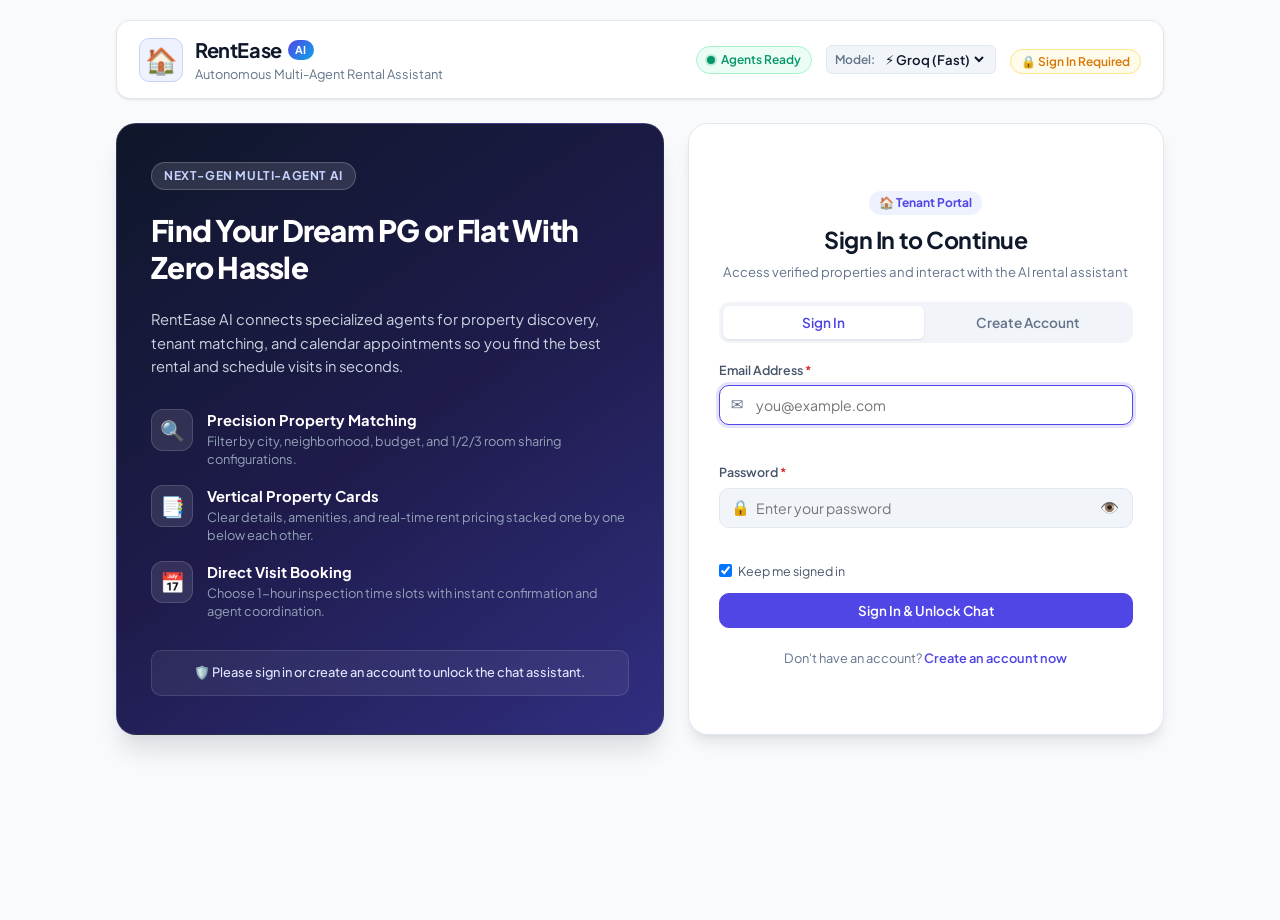
<file: frontend/index.html>
<!DOCTYPE html>
<html lang="en">
<head>
    <meta charset="UTF-8">
    <meta name="viewport" content="width=device-width, initial-scale=1.0">
    <title>RentEase AI — Multi-Agent Real Estate & Rental Assistant</title>
    <link rel="preconnect" href="https://fonts.googleapis.com">
    <link rel="preconnect" href="https://fonts.gstatic.com" crossorigin>
    <link href="https://fonts.googleapis.com/css2?family=Plus+Jakarta+Sans:wght@400;500;600;700;800&display=swap" rel="stylesheet">
    <link rel="stylesheet" href="styles.css?v=5">
</head>
<body>

<div id="layout-container">
    <!-- Top Navigation Bar -->
    <header id="navbar">
        <div class="nav-brand">
            <div class="brand-icon">🏠</div>
            <div class="brand-text">
                <span class="brand-name">RentEase <span class="ai-badge">AI</span></span>
                <span class="brand-tagline">Autonomous Multi-Agent Rental Assistant</span>
            </div>
        </div>

        <div class="nav-actions">
            <!-- System Status -->
            <div class="status-indicator" title="All agents are operational">
                <span class="status-dot"></span>
                <span class="status-text">Agents Ready</span>
            </div>

            <!-- LLM Provider Selector -->
            <div class="provider-wrapper">
                <label for="model-select" class="provider-label">Model:</label>
                <select id="model-select" aria-label="LLM Provider">
                    <option value="groq" selected>⚡ Groq (Fast)</option>
                    <option value="gemini">✨ Gemini</option>
                    <option value="openai">🧠 OpenAI</option>
                </select>
            </div>

            <!-- Admin-Only Observability / LangSmith Link -->
            <a id="admin-traces-nav-btn" href="/traces.html" class="btn btn-subtle admin-traces-btn hidden" title="Admin LangSmith Observability Dashboard">
                <span>⚡ LangSmith Dashboard</span>
                <span class="admin-shield-badge">Admin</span>
            </a>

            <!-- Nav Auth Container -->
            <div id="nav-auth-container">
                <!-- Logged Out View -->
                <div id="logged-out-actions">
                    <span class="nav-auth-hint">🔒 Sign In Required</span>
                </div>

                <!-- Logged In View -->
                <div id="logged-in-actions" class="hidden">
                    <div class="user-pill" id="user-profile-badge">
                        <span class="user-avatar" id="user-avatar-initials">U</span>
                        <div class="user-meta">
                            <span class="user-name" id="user-display-name">User</span>
                            <span class="user-status-text">Verified Account</span>
                        </div>
                    </div>
                    <button type="button" class="btn btn-subtle" onclick="handleLogout()" title="Log Out">
                        Sign Out
                    </button>
                </div>
            </div>
        </div>
    </header>

    <!-- ══════════════════════════════════════════════════════════════
         AUTHENTICATION GATEWAY PORTAL (Shown at startup before login)
         ══════════════════════════════════════════════════════════════ -->
    <section id="auth-portal" class="auth-portal">
        <div class="auth-portal-grid">
            <!-- Left Hero Information Card -->
            <div class="auth-hero-card">
                <div class="hero-badge">Next-Gen Multi-Agent AI</div>
                <h2>Find Your Dream PG or Flat With Zero Hassle</h2>
                <p>RentEase AI connects specialized agents for property discovery, tenant matching, and calendar appointments so you find the best rental and schedule visits in seconds.</p>
                
                <div class="hero-feature-list">
                    <div class="hero-feature-item">
                        <span class="feature-icon">🔍</span>
                        <div>
                            <strong>Precision Property Matching</strong>
                            <p>Filter by city, neighborhood, budget, and 1/2/3 room sharing configurations.</p>
                        </div>
                    </div>
                    <div class="hero-feature-item">
                        <span class="feature-icon">📑</span>
                        <div>
                            <strong>Vertical Property Cards</strong>
                            <p>Clear details, amenities, and real-time rent pricing stacked one by one below each other.</p>
                        </div>
                    </div>
                    <div class="hero-feature-item">
                        <span class="feature-icon">📅</span>
                        <div>
                            <strong>Direct Visit Booking</strong>
                            <p>Choose 1-hour inspection time slots with instant confirmation and agent coordination.</p>
                        </div>
                    </div>
                </div>

                <div class="hero-trust-tag">
                    🛡️ Please sign in or create an account to unlock the chat assistant.
                </div>
            </div>

            <!-- Right Login & Signup Form Card -->
            <div class="auth-portal-card">
                <div class="modal-header">
                    <div class="modal-brand-badge">🏠 Tenant Portal</div>
                    <h2 id="portal-title">Sign In to Continue</h2>
                    <p id="portal-subtitle">Access verified properties and interact with the AI rental assistant</p>
                </div>

                <!-- Tab Switcher -->
                <div class="auth-tabs" role="tablist">
                    <button type="button" class="tab-btn active" id="tab-login-btn" onclick="switchAuthTab('login')">Sign In</button>
                    <button type="button" class="tab-btn" id="tab-signup-btn" onclick="switchAuthTab('signup')">Create Account</button>
                </div>

                <!-- Alert Banner -->
                <div id="auth-alert" class="auth-alert hidden"></div>

                <!-- ── Sign In Form ──────────────────────────────────────── -->
                <form id="login-form" class="auth-form" novalidate onsubmit="handleLoginSubmit(event)">
                    <div class="form-group">
                        <label for="login-email">Email Address <span class="required">*</span></label>
                        <div class="input-with-icon">
                            <span class="field-icon">✉️</span>
                            <input type="email" id="login-email" placeholder="you@example.com" autocomplete="email" required>
                        </div>
                        <div class="field-error" id="login-email-error"></div>
                    </div>

                    <div class="form-group">
                        <div class="label-with-aside">
                            <label for="login-password">Password <span class="required">*</span></label>
                        </div>
                        <div class="input-with-icon">
                            <span class="field-icon">🔒</span>
                            <input type="password" id="login-password" placeholder="Enter your password" autocomplete="current-password" required>
                            <button type="button" class="password-toggle-btn" onclick="togglePasswordVisibility('login-password', this)" title="Show/Hide Password">👁️</button>
                        </div>
                        <div class="field-error" id="login-password-error"></div>
                    </div>

                    <div class="form-extra-row">
                        <label class="checkbox-label">
                            <input type="checkbox" id="login-remember" checked>
                            <span>Keep me signed in</span>
                        </label>
                    </div>

                    <button type="submit" class="btn btn-primary btn-block" id="login-submit-btn">
                        <span class="btn-text">Sign In & Unlock Chat</span>
                        <span class="btn-spinner hidden"></span>
                    </button>

                    <div class="auth-switch-hint">
                        Don't have an account? <a href="javascript:void(0)" onclick="switchAuthTab('signup')">Create an account now</a>
                    </div>
                </form>

                <!-- ── Sign Up Form ─────────────────────────────────────── -->
                <form id="signup-form" class="auth-form hidden" novalidate onsubmit="handleSignupSubmit(event)">
                    <div class="form-group">
                        <label for="signup-name">Full Name <span class="required">*</span></label>
                        <div class="input-with-icon">
                            <span class="field-icon">👤</span>
                            <input type="text" id="signup-name" placeholder="John Doe" autocomplete="name" required>
                        </div>
                        <div class="field-error" id="signup-name-error"></div>
                    </div>

                    <div class="form-group">
                        <label for="signup-email">Email Address <span class="required">*</span></label>
                        <div class="input-with-icon">
                            <span class="field-icon">✉️</span>
                            <input type="email" id="signup-email" placeholder="you@example.com" autocomplete="email" required>
                        </div>
                        <div class="field-error" id="signup-email-error"></div>
                    </div>

                    <div class="form-group">
                        <label for="signup-phone">Phone Number <span class="optional">(Optional)</span></label>
                        <div class="input-with-icon">
                            <span class="field-icon">📞</span>
                            <input type="tel" id="signup-phone" placeholder="e.g. 9876543210" autocomplete="tel">
                        </div>
                        <div class="field-error" id="signup-phone-error"></div>
                    </div>

                    <div class="form-group">
                        <label for="signup-password">Password <span class="required">*</span></label>
                        <div class="input-with-icon">
                            <span class="field-icon">🔒</span>
                            <input type="password" id="signup-password" placeholder="At least 6 characters with letters & numbers" autocomplete="new-password" required oninput="evaluatePasswordStrength(this.value)">
                            <button type="button" class="password-toggle-btn" onclick="togglePasswordVisibility('signup-password', this)" title="Show/Hide Password">👁️</button>
                        </div>
                        <!-- Password Strength Meter -->
                        <div class="strength-meter-wrap" id="strength-meter-wrap">
                            <div class="strength-bar-bg"><div class="strength-bar-fill" id="strength-bar"></div></div>
                            <span class="strength-text" id="strength-text">Password strength</span>
                        </div>
                        <div class="field-error" id="signup-password-error"></div>
                    </div>

                    <div class="form-group">
                        <label for="signup-confirm-password">Confirm Password <span class="required">*</span></label>
                        <div class="input-with-icon">
                            <span class="field-icon">🔒</span>
                            <input type="password" id="signup-confirm-password" placeholder="Re-enter your password" autocomplete="new-password" required>
                            <button type="button" class="password-toggle-btn" onclick="togglePasswordVisibility('signup-confirm-password', this)" title="Show/Hide Password">👁️</button>
                        </div>
                        <div class="field-error" id="signup-confirm-password-error"></div>
                    </div>

                    <button type="submit" class="btn btn-primary btn-block" id="signup-submit-btn">
                        <span class="btn-text">Create Account & Start Chatting</span>
                        <span class="btn-spinner hidden"></span>
                    </button>

                    <div class="auth-switch-hint">
                        Already have an account? <a href="javascript:void(0)" onclick="switchAuthTab('login')">Sign in here</a>
                    </div>
                </form>
            </div>
        </div>
    </section>

    <!-- ══════════════════════════════════════════════════════════════
         MAIN CHAT APP (Hidden on startup until properly logged in)
         ══════════════════════════════════════════════════════════════ -->
    <main id="chat-app" class="hidden">
        <!-- Sub-header with conversation controls & starter chips -->
        <div class="chat-header-bar">
            <div class="conversation-info">
                <span class="session-badge" id="session-badge">Active Session</span>
                <span class="hint-text">Find PGs & flats, check amenities, and schedule in-person visits</span>
            </div>
            <div class="header-tools">
                <button type="button" onclick="newConversation()" class="btn btn-secondary btn-sm" id="new-chat-btn">
                    <span>➕</span> New Conversation
                </button>
            </div>
        </div>

        <!-- Quick Suggestions -->
        <div class="quick-chips" id="quick-chips">
            <button type="button" class="chip-btn" onclick="sendQuickPrompt('Show me 2-sharing PGs in Koramangala Bangalore under 15000')">
                🔍 2-Sharing in Koramangala &lt; ₹15k
            </button>
            <button type="button" class="chip-btn" onclick="sendQuickPrompt('Looking for 1BHK or PG in Bangalore with food included')">
                🍽️ With Food Included
            </button>
            <button type="button" class="chip-btn" onclick="sendQuickPrompt('I want to schedule a visit for a PG this week')">
                📅 Schedule a Property Visit
            </button>
            <button type="button" class="chip-btn" onclick="sendQuickPrompt('What rental listings are currently available?')">
                🏢 Available Properties
            </button>
        </div>

        <!-- Scrollable Chat Stream Container -->
        <div id="chat-box" role="log" aria-live="polite">
            <div class="message system-msg welcome-card" id="welcome-chat-card">
                <div class="welcome-header">
                    <div class="welcome-icon">👋</div>
                    <div>
                        <h3 id="welcome-user-title">Welcome to RentEase AI</h3>
                        <p id="welcome-user-desc">Your multi-agent rental concierge. Search verified properties, inspect pricing & sharing, and book visits in seconds.</p>
                    </div>
                </div>
                <div class="welcome-steps">
                    <div class="welcome-step"><span>1</span> Search by city, area, & budget</div>
                    <div class="welcome-step"><span>2</span> Pick your preferred room or flat</div>
                    <div class="welcome-step"><span>3</span> Pick a 1-hour slot for a visit</div>
                </div>
            </div>
        </div>

        <!-- Input Bar -->
        <footer id="chat-footer">
            <form id="chat-form">
                <div class="input-wrapper">
                    <input type="text" id="user-input"
                           placeholder="Type a message (e.g., 'Looking for a PG in Koramangala under ₹14,000')..."
                           autocomplete="off">
                    <button type="button" id="stop-btn" class="stop-action-btn hidden" onclick="stopGeneration()" title="Stop Generating Response (or press Esc)">
                        <span class="stop-icon">⏹</span>
                        <span>Stop</span>
                    </button>
                    <button type="submit" id="send-btn" class="send-action-btn" title="Send Message">
                        <span>Send</span>
                        <svg width="18" height="18" viewBox="0 0 24 24" fill="none" stroke="currentColor" stroke-width="2.2" stroke-linecap="round" stroke-linejoin="round">
                            <line x1="22" y1="2" x2="11" y2="13"></line>
                            <polygon points="22 2 15 22 11 13 2 9 22 2"></polygon>
                        </svg>
                    </button>
                </div>
            </form>
            <div class="input-footer-hint">
                <span>Tip: Click property cards or slot buttons directly to select them!</span>
            </div>
        </footer>
    </main>
</div>

<!-- Toast notification banner -->
<div id="toast-banner" class="toast-banner hidden"></div>

<script src="stream_handler.js?v=5"></script>
<script src="app.js?v=5"></script>

</body>
</html>
</file>
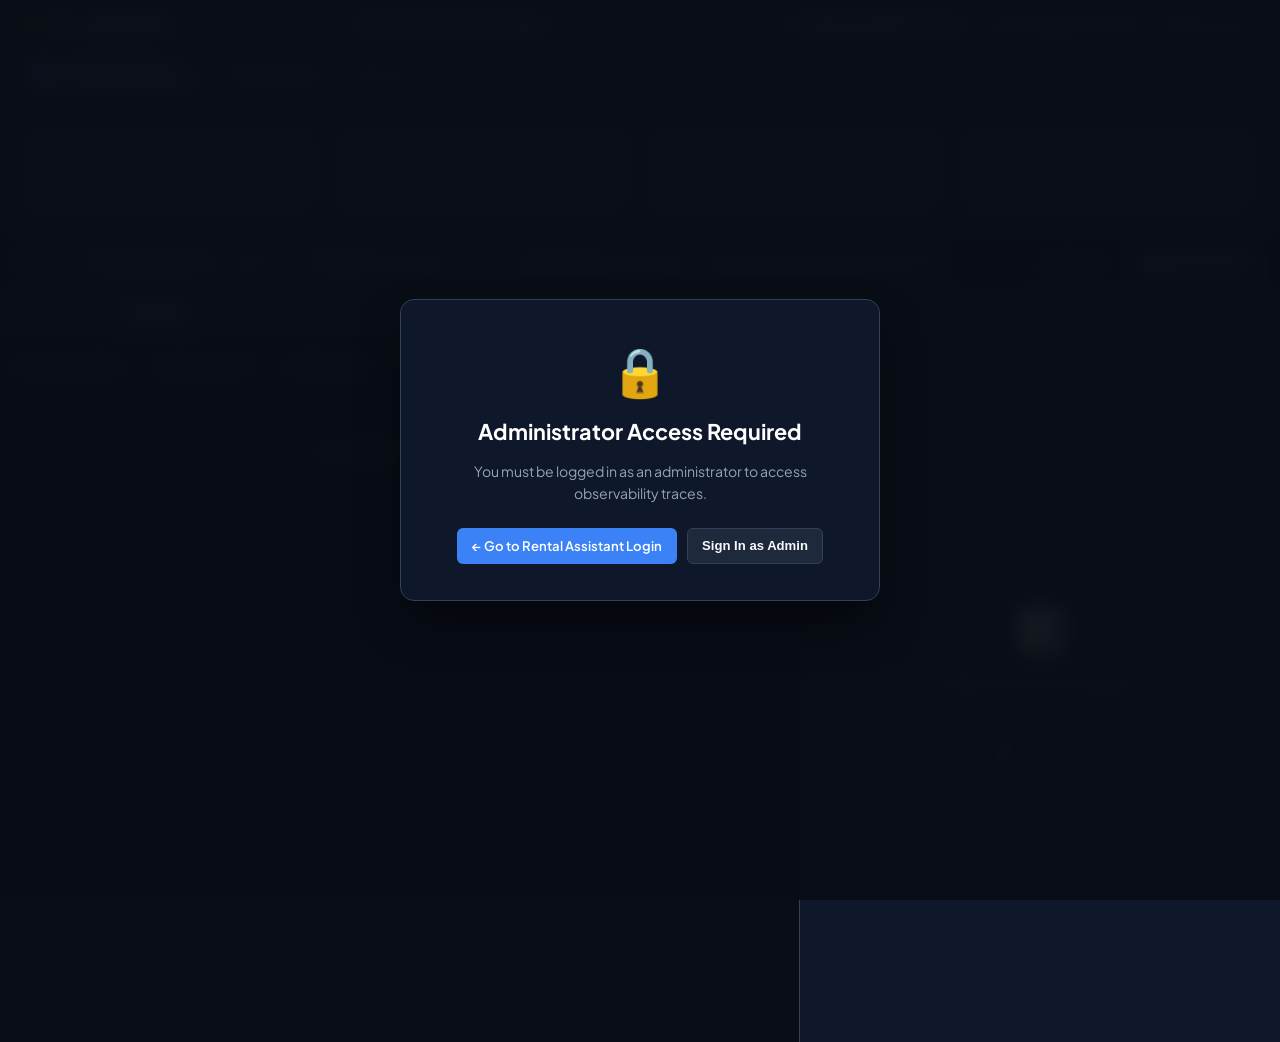
<file: frontend/traces.html>
<!DOCTYPE html>
<html lang="en">
<head>
    <meta charset="UTF-8">
    <meta name="viewport" content="width=device-width, initial-scale=1.0">
    <title>LangSmith Observability — Multi-Agent Tracing & Debugging</title>
    <link rel="preconnect" href="https://fonts.googleapis.com">
    <link rel="preconnect" href="https://fonts.gstatic.com" crossorigin>
    <link href="https://fonts.googleapis.com/css2?family=Plus+Jakarta+Sans:wght@400;500;600;700;800&family=JetBrains+Mono:wght@400;500;600&display=swap" rel="stylesheet">
    <link rel="stylesheet" href="traces.css?v=1">
</head>
<body class="langsmith-theme">

<!-- ══════════════════════════════════════════════════════════════
     ACCESS DENIED / AUTH GATE (For non-admin or unauthenticated)
     ══════════════════════════════════════════════════════════════ -->
<div id="access-denied-gate" class="access-denied-overlay hidden">
    <div class="access-denied-card">
        <div class="denied-icon">🔒</div>
        <h2>Administrator Access Required</h2>
        <p id="denied-message">This observability tracing dashboard is strictly restricted to system administrators (<strong>admin@gmail.com</strong>).</p>
        
        <div class="denied-actions">
            <a href="/" class="btn btn-primary">← Go to Rental Assistant Login</a>
            <button type="button" class="btn btn-secondary" onclick="promptAdminLogin()">Sign In as Admin</button>
        </div>
    </div>
</div>

<!-- Admin Quick Login Modal -->
<div id="admin-login-modal" class="modal-backdrop hidden">
    <div class="modal-box">
        <div class="modal-header">
            <h3>🛡️ Admin Authentication</h3>
            <button type="button" class="close-btn" onclick="closeAdminLoginModal()">✕</button>
        </div>
        <form id="admin-login-form" onsubmit="handleAdminLogin(event)">
            <div id="admin-login-error" class="login-alert hidden"></div>
            <div class="form-group">
                <label>Email Address</label>
                <input type="email" id="admin-email" value="admin@gmail.com" required>
            </div>
            <div class="form-group">
                <label>Password</label>
                <input type="password" id="admin-password" placeholder="Enter admin password" value="Admin@1234" required>
            </div>
            <button type="submit" class="btn btn-primary btn-block" id="admin-login-submit-btn">
                <span>Unlock LangSmith Traces</span>
            </button>
        </form>
    </div>
</div>

<!-- Cloud Setup Modal -->
<div id="cloud-setup-modal" class="modal-backdrop hidden">
    <div class="modal-box modal-wide">
        <div class="modal-header">
            <h3>☁️ LangSmith Cloud Integration Guide</h3>
            <button type="button" class="close-btn" onclick="closeCloudSetupModal()">✕</button>
        </div>
        <div class="modal-body">
            <p>Every multi-agent run in this application is instrumented with native LangSmith tracing. You can view traces in <strong>both this local dashboard</strong> and in the official <strong>LangSmith Cloud</strong> simultaneously!</p>
            
            <h4 style="margin-top:16px;">1. Enable Cloud Tracing in <code>.env</code></h4>
            <div class="code-snippet-box">
                <pre><code># Enable official LangSmith Cloud Tracing
LANGCHAIN_TRACING_V2=true
LANGCHAIN_API_KEY=lsv2_pt_your_langsmith_api_key_here
LANGCHAIN_PROJECT=real-estate-rental-agent
LANGCHAIN_ENDPOINT=https://api.smith.langchain.com</code></pre>
            </div>

            <h4 style="margin-top:16px;">2. Restart the Backend</h4>
            <p>Restart your server. Every chat turn will immediately stream to your LangSmith project dashboard at <a href="https://smith.langchain.com" target="_blank">smith.langchain.com</a>!</p>

            <h4 style="margin-top:16px;">3. Direct Cloud Dashboard Access</h4>
            <p>Once your API key is configured, click the "Open LangSmith Cloud ↗" button in the top bar to inspect cloud traces with LangSmith latency graphs, token counters, and dataset evaluation.</p>
        </div>
        <div class="modal-footer">
            <a href="https://smith.langchain.com" target="_blank" class="btn btn-primary">Open LangSmith Cloud ↗</a>
            <button type="button" class="btn btn-secondary" onclick="closeCloudSetupModal()">Close</button>
        </div>
    </div>
</div>

<!-- ══════════════════════════════════════════════════════════════
     MAIN LANGSMITH DASHBOARD
     ══════════════════════════════════════════════════════════════ -->
<div id="langsmith-app" class="langsmith-layout">
    
    <!-- Top LangSmith Navbar -->
    <header class="ls-navbar">
        <div class="ls-brand">
            <div class="ls-logo">
                <span class="ls-logo-icon">🦜🛠️</span>
                <span class="ls-brand-name">LangSmith</span>
            </div>
            <div class="ls-breadcrumb">
                <span class="crumb-dim">default</span>
                <span class="crumb-sep">/</span>
                <span class="crumb-dim">projects</span>
                <span class="crumb-sep">/</span>
                <span class="crumb-active">real-estate-rental-agent</span>
            </div>
        </div>

        <div class="ls-nav-center">
            <div id="cloud-status-badge" class="cloud-status-pill" onclick="openCloudSetupModal()" title="Click to view LangSmith Cloud setup">
                <span class="status-dot"></span>
                <span id="cloud-status-text">Checking LangSmith Cloud...</span>
            </div>
            <a id="cloud-direct-btn" href="https://smith.langchain.com" target="_blank" class="btn btn-outline-light btn-xs">
                Open LangSmith Cloud ↗
            </a>
            <button type="button" class="btn btn-ghost btn-xs" onclick="openCloudSetupModal()">
                ⚙️ Setup Guide
            </button>
        </div>

        <div class="ls-nav-right">
            <div class="admin-user-pill">
                <span class="admin-avatar">A</span>
                <div class="admin-meta">
                    <span class="admin-email-text" id="admin-user-email">admin@gmail.com</span>
                    <span class="admin-role-badge">System Administrator</span>
                </div>
            </div>
            <a href="/" class="btn btn-outline-light btn-sm" title="Return to Rental Assistant Chat">
                ← Back to Chat
            </a>
            <button type="button" class="btn btn-ghost btn-sm" onclick="handleAdminLogout()">
                Sign Out
            </button>
        </div>
    </header>

    <!-- Project Metrics Bar -->
    <section class="ls-metrics-bar">
        <div class="metric-card">
            <div class="metric-label">Total Multi-Agent Runs</div>
            <div class="metric-value" id="metric-total-runs">--</div>
            <div class="metric-sub" id="metric-total-sub">Supervisor + Specialists</div>
        </div>
        <div class="metric-card">
            <div class="metric-label">Monitored Users</div>
            <div class="metric-value" id="metric-users-count">--</div>
            <div class="metric-sub">Isolated user-wise sessions</div>
        </div>
        <div class="metric-card">
            <div class="metric-label">Avg Total Latency</div>
            <div class="metric-value" id="metric-avg-latency">--</div>
            <div class="metric-sub">End-to-end multi-agent flow</div>
        </div>
        <div class="metric-card">
            <div class="metric-label">Success Rate</div>
            <div class="metric-value success-accent" id="metric-success-rate">--</div>
            <div class="metric-sub" id="metric-error-sub">0 errors recorded</div>
        </div>
    </section>

    <!-- Filters & User Selector Toolbar -->
    <section class="ls-toolbar">
        <div class="toolbar-left">
            <!-- User-Wise Filter -->
            <div class="filter-item filter-user-select">
                <label for="filter-user">👤 User:</label>
                <select id="filter-user" onchange="handleFilterChange()">
                    <option value="">All Users (Global)</option>
                </select>
            </div>

            <!-- Agent Filter -->
            <div class="filter-item">
                <label for="filter-agent">🤖 Agent:</label>
                <select id="filter-agent" onchange="handleFilterChange()">
                    <option value="">All Agents</option>
                    <option value="supervisor">Supervisor Agent</option>
                    <option value="rent">Rent Specialist</option>
                    <option value="calendar">Calendar & Visits</option>
                    <option value="user_info">Profile Assistant</option>
                    <option value="general">Rental Concierge</option>
                </select>
            </div>

            <!-- Status Filter -->
            <div class="filter-item">
                <label for="filter-status">Status:</label>
                <select id="filter-status" onchange="handleFilterChange()">
                    <option value="">All Statuses</option>
                    <option value="SUCCESS">Completed (Success)</option>
                    <option value="ERROR">Errored</option>
                </select>
            </div>

            <!-- Search Query -->
            <div class="filter-item filter-search">
                <input type="text" id="filter-search-input" placeholder="Search prompt, trace ID, agent..." oninput="handleSearchInput()">
            </div>
        </div>

        <div class="toolbar-right">
            <span class="results-count" id="results-count-label">Loading runs...</span>
            <button type="button" class="btn btn-secondary btn-sm" onclick="refreshTraces()" id="refresh-btn">
                🔄 Refresh Runs
            </button>
        </div>
    </section>

    <!-- User-Wise Quick Tabs Bar -->
    <section class="user-tabs-bar" id="user-tabs-bar">
        <span class="user-tab-label">User Traces:</span>
        <button type="button" class="user-tab-btn active" data-email="" onclick="selectUserTab('')">All Users</button>
        <!-- Dynamic user pill buttons injected here -->
    </section>

    <!-- LangSmith Main Content Split View -->
    <main class="ls-main-split">
        
        <!-- Left: Runs Table (LangSmith Runs List) -->
        <div class="ls-runs-table-container">
            <table class="ls-runs-table" id="runs-table">
                <thead>
                    <tr>
                        <th style="width: 220px;">Run / Root Span</th>
                        <th style="width: 170px;">User Account</th>
                        <th style="width: 170px;">Agent Flow</th>
                        <th>User Query Preview</th>
                        <th style="width: 90px;">Latency</th>
                        <th style="width: 70px;">Spans</th>
                        <th style="width: 100px;">Status</th>
                        <th style="width: 110px;">Time</th>
                    </tr>
                </thead>
                <tbody id="runs-tbody">
                    <tr>
                        <td colspan="8" class="table-loading-row">Loading LangSmith traces...</td>
                    </tr>
                </tbody>
            </table>
        </div>

        <!-- Right: Execution Tree & Inspector Drawer (LangSmith Right Drawer) -->
        <aside class="ls-inspector-drawer" id="ls-inspector-drawer">
            <div class="drawer-empty-state" id="drawer-empty-state">
                <div class="empty-icon">📊</div>
                <h3>Select a run to inspect</h3>
                <p>Click on any request in the LangSmith runs table to view the full multi-agent execution tree, supervisor routing, tool parameters, and LLM streaming tokens.</p>
            </div>

            <div class="drawer-content hidden" id="drawer-content">
                <!-- Drawer Header -->
                <div class="drawer-header">
                    <div class="drawer-title-group">
                        <div class="run-type-tag" id="drawer-run-type">CHAIN</div>
                        <h3 id="drawer-run-name">multi_agent_orchestrator</h3>
                        <span class="run-id-pill" id="drawer-run-id" title="Click to copy Trace ID" onclick="copyTraceId()">...</span>
                    </div>
                    <div class="drawer-header-meta">
                        <span class="status-pill" id="drawer-run-status">COMPLETED</span>
                        <span class="latency-text" id="drawer-run-latency">0 ms</span>
                    </div>
                </div>

                <!-- Run Overview Metadata Bar -->
                <div class="drawer-meta-bar">
                    <div class="d-meta-item">
                        <span class="d-meta-label">User</span>
                        <span class="d-meta-val" id="drawer-meta-user">--</span>
                    </div>
                    <div class="d-meta-item">
                        <span class="d-meta-label">Session ID</span>
                        <span class="d-meta-val" id="drawer-meta-session">--</span>
                    </div>
                    <div class="d-meta-item">
                        <span class="d-meta-label">Endpoint</span>
                        <span class="d-meta-val" id="drawer-meta-endpoint">/api/chat</span>
                    </div>
                    <div class="d-meta-item">
                        <span class="d-meta-label">Timestamp</span>
                        <span class="d-meta-val" id="drawer-meta-time">--</span>
                    </div>
                </div>

                <!-- Execution Tree (LangSmith Run Tree) -->
                <div class="drawer-section">
                    <div class="section-title">
                        <span>🌳 Execution Tree (Multi-Agent Spans)</span>
                        <span class="section-count" id="drawer-spans-count">0 spans</span>
                    </div>
                    <div class="run-tree-container" id="run-tree-container">
                        <!-- Spans tree rendered dynamically -->
                    </div>
                </div>

                <!-- Selected Node Tabbed Inspector -->
                <div class="drawer-section">
                    <div class="section-title">
                        <span id="selected-node-title">📋 Span Inspection</span>
                        <span class="selected-node-type-badge" id="selected-node-type">ROOT</span>
                    </div>

                    <div class="node-tabs">
                        <button type="button" class="node-tab-btn active" data-tab="tab-inputs" onclick="switchNodeTab('tab-inputs')">Inputs</button>
                        <button type="button" class="node-tab-btn" data-tab="tab-outputs" onclick="switchNodeTab('tab-outputs')">Outputs</button>
                        <button type="button" class="node-tab-btn" data-tab="tab-metadata" onclick="switchNodeTab('tab-metadata')">Metadata</button>
                        <button type="button" class="node-tab-btn" data-tab="tab-raw" onclick="switchNodeTab('tab-raw')">Raw Trace</button>
                    </div>

                    <div class="node-tab-content" id="tab-inputs">
                        <div class="code-view-box" id="node-inputs-content">--</div>
                    </div>
                    <div class="node-tab-content hidden" id="tab-outputs">
                        <div class="code-view-box" id="node-outputs-content">--</div>
                    </div>
                    <div class="node-tab-content hidden" id="tab-metadata">
                        <div class="code-view-box" id="node-metadata-content">--</div>
                    </div>
                    <div class="node-tab-content hidden" id="tab-raw">
                        <div class="code-view-box" id="node-raw-content">--</div>
                    </div>
                </div>
            </div>
        </aside>
    </main>
</div>

<!-- Toast notification banner -->
<div id="ls-toast" class="ls-toast hidden"></div>

<script src="traces.js?v=1"></script>
</body>
</html>
</file>
<file: frontend/styles.css>
/* ==========================================================================
   RentEase AI — Production Stylesheet
   Modern, responsive design with startup authentication gate & multi-agent card stream
   ========================================================================== */

:root {
    --primary: #4f46e5;
    --primary-hover: #4338ca;
    --primary-light: #eef2ff;
    --primary-border: #c7d2fe;
    
    --accent: #0ea5e9;
    --accent-light: #f0f9ff;
    
    --success: #059669;
    --success-light: #ecfdf5;
    --success-border: #a7f3d0;
    
    --warning: #d97706;
    --warning-light: #fffbeb;
    --warning-border: #fde68a;
    
    --danger: #dc2626;
    --danger-light: #fef2f2;
    --danger-border: #fecaca;
    
    --bg-page: #f8fafc;
    --bg-surface: #ffffff;
    --bg-subtle: #f1f5f9;
    
    --border-subtle: #e2e8f0;
    --border-strong: #cbd5e1;
    
    --text-primary: #0f172a;
    --text-secondary: #475569;
    --text-muted: #64748b;
    --text-inverse: #ffffff;
    
    --radius-sm: 6px;
    --radius-md: 10px;
    --radius-lg: 14px;
    --radius-xl: 20px;
    
    --shadow-sm: 0 1px 3px rgba(15, 23, 42, 0.06), 0 1px 2px rgba(15, 23, 42, 0.04);
    --shadow-md: 0 4px 6px -1px rgba(15, 23, 42, 0.08), 0 2px 4px -2px rgba(15, 23, 42, 0.04);
    --shadow-lg: 0 10px 15px -3px rgba(15, 23, 42, 0.1), 0 4px 6px -4px rgba(15, 23, 42, 0.06);
    --shadow-xl: 0 20px 25px -5px rgba(15, 23, 42, 0.12), 0 8px 10px -6px rgba(15, 23, 42, 0.04);

    --font-family: 'Plus Jakarta Sans', system-ui, -apple-system, BlinkMacSystemFont, 'Segoe UI', Roboto, sans-serif;
}

* {
    box-sizing: border-box;
    margin: 0;
    padding: 0;
}

body {
    font-family: var(--font-family);
    background-color: var(--bg-page);
    color: var(--text-primary);
    line-height: 1.5;
    -webkit-font-smoothing: antialiased;
    min-height: 100vh;
}

/* ── App Layout ─────────────────────────────────────────────── */
#layout-container {
    max-width: 1080px;
    margin: 20px auto 40px;
    padding: 0 16px;
    display: flex;
    flex-direction: column;
    gap: 16px;
}

/* ── Top Navigation Bar ─────────────────────────────────────── */
#navbar {
    display: flex;
    align-items: center;
    justify-content: space-between;
    background: var(--bg-surface);
    padding: 14px 22px;
    border-radius: var(--radius-lg);
    border: 1px solid var(--border-subtle);
    box-shadow: var(--shadow-sm);
    gap: 16px;
    flex-wrap: wrap;
}

.nav-brand {
    display: flex;
    align-items: center;
    gap: 12px;
}

.brand-icon {
    font-size: 26px;
    background: var(--primary-light);
    width: 44px;
    height: 44px;
    display: flex;
    align-items: center;
    justify-content: center;
    border-radius: var(--radius-md);
    border: 1px solid var(--primary-border);
}

.brand-text {
    display: flex;
    flex-direction: column;
}

.brand-name {
    font-size: 1.25rem;
    font-weight: 700;
    color: var(--text-primary);
    letter-spacing: -0.02em;
    display: flex;
    align-items: center;
    gap: 6px;
}

.ai-badge {
    background: linear-gradient(135deg, var(--primary), var(--accent));
    color: white;
    font-size: 0.68rem;
    font-weight: 700;
    padding: 2px 7px;
    border-radius: 12px;
    letter-spacing: 0.05em;
    text-transform: uppercase;
}

.brand-tagline {
    font-size: 0.8rem;
    color: var(--text-muted);
}

.nav-actions {
    display: flex;
    align-items: center;
    gap: 14px;
    flex-wrap: wrap;
}

/* Status indicator */
.status-indicator {
    display: flex;
    align-items: center;
    gap: 6px;
    background: var(--success-light);
    border: 1px solid var(--success-border);
    padding: 4px 10px;
    border-radius: 20px;
    font-size: 0.75rem;
    color: var(--success);
    font-weight: 600;
}

.status-dot {
    width: 8px;
    height: 8px;
    background: var(--success);
    border-radius: 50%;
    box-shadow: 0 0 0 2px rgba(5, 150, 105, 0.2);
    animation: pulseDot 2s infinite ease-in-out;
}

@keyframes pulseDot {
    0%, 100% { opacity: 1; transform: scale(1); }
    50% { opacity: 0.5; transform: scale(0.9); }
}

/* Provider selector */
.provider-wrapper {
    display: flex;
    align-items: center;
    gap: 6px;
    background: var(--bg-subtle);
    padding: 4px 8px;
    border-radius: var(--radius-sm);
    border: 1px solid var(--border-subtle);
}

.provider-label {
    font-size: 0.75rem;
    color: var(--text-muted);
    font-weight: 600;
}

#model-select {
    border: none;
    background: transparent;
    font-family: inherit;
    font-size: 0.82rem;
    font-weight: 600;
    color: var(--text-primary);
    cursor: pointer;
    outline: none;
}

/* Auth section in nav */
#nav-auth-container {
    display: flex;
    align-items: center;
}

.nav-auth-hint {
    background: var(--warning-light);
    color: var(--warning);
    border: 1px solid var(--warning-border);
    padding: 4px 10px;
    border-radius: 20px;
    font-size: 0.75rem;
    font-weight: 600;
}

#logged-in-actions {
    display: flex;
    align-items: center;
    gap: 10px;
}

.user-pill {
    display: flex;
    align-items: center;
    gap: 8px;
    background: var(--bg-subtle);
    padding: 4px 10px 4px 6px;
    border-radius: 20px;
    border: 1px solid var(--border-subtle);
}

.user-avatar {
    width: 28px;
    height: 28px;
    border-radius: 50%;
    background: var(--primary);
    color: white;
    font-size: 0.75rem;
    font-weight: 700;
    display: flex;
    align-items: center;
    justify-content: center;
}

.user-meta {
    display: flex;
    flex-direction: column;
}

.user-name {
    font-size: 0.82rem;
    font-weight: 600;
    line-height: 1.1;
    color: var(--text-primary);
}

.user-status-text {
    font-size: 0.65rem;
    color: var(--success);
    font-weight: 600;
}

/* ── Buttons ────────────────────────────────────────────────── */
.btn {
    font-family: inherit;
    font-size: 0.84rem;
    font-weight: 600;
    padding: 8px 16px;
    border-radius: var(--radius-md);
    cursor: pointer;
    transition: all 0.18s ease;
    display: inline-flex;
    align-items: center;
    justify-content: center;
    gap: 6px;
    border: 1px solid transparent;
    outline: none;
    text-decoration: none;
}

.btn-primary {
    background: var(--primary);
    color: white;
    border-color: var(--primary);
}

.btn-primary:hover {
    background: var(--primary-hover);
    box-shadow: 0 4px 12px rgba(79, 70, 229, 0.25);
    transform: translateY(-1px);
}

.btn-primary:active {
    transform: translateY(0);
}

.btn-outline {
    background: transparent;
    color: var(--primary);
    border-color: var(--primary-border);
}

.btn-outline:hover {
    background: var(--primary-light);
    border-color: var(--primary);
}

.btn-secondary {
    background: var(--bg-subtle);
    color: var(--text-secondary);
    border-color: var(--border-subtle);
}

.btn-secondary:hover {
    background: #e2e8f0;
    color: var(--text-primary);
}

.btn-subtle {
    background: transparent;
    color: var(--text-muted);
    padding: 6px 10px;
    font-size: 0.78rem;
}

.btn-subtle:hover {
    color: var(--danger);
    background: var(--danger-light);
}

.btn-sm {
    padding: 6px 12px;
    font-size: 0.78rem;
}

.btn-block {
    width: 100%;
}

.btn:disabled {
    opacity: 0.55;
    cursor: not-allowed;
    transform: none !important;
    box-shadow: none !important;
}

/* ══════════════════════════════════════════════════════════════
   AUTHENTICATION PORTAL (Startup Gate Screen)
   ══════════════════════════════════════════════════════════════ */
.auth-portal {
    margin: 8px 0 24px;
    animation: portalFadeIn 0.3s cubic-bezier(0.16, 1, 0.3, 1);
}

@keyframes portalFadeIn {
    from { opacity: 0; transform: translateY(12px); }
    to { opacity: 1; transform: translateY(0); }
}

.auth-portal-grid {
    display: grid;
    grid-template-columns: 1.15fr 1fr;
    gap: 24px;
    align-items: stretch;
}

/* Left Hero Card */
.auth-hero-card {
    background: linear-gradient(145deg, #0f172a 0%, #1e1b4b 50%, #312e81 100%);
    color: white;
    border-radius: var(--radius-xl);
    padding: 38px 34px;
    box-shadow: var(--shadow-xl);
    display: flex;
    flex-direction: column;
    justify-content: space-between;
    gap: 22px;
    border: 1px solid rgba(255, 255, 255, 0.1);
}

.hero-badge {
    background: rgba(255, 255, 255, 0.12);
    border: 1px solid rgba(255, 255, 255, 0.2);
    color: #c7d2fe;
    padding: 4px 12px;
    border-radius: 20px;
    font-size: 0.75rem;
    font-weight: 700;
    width: fit-content;
    text-transform: uppercase;
    letter-spacing: 0.05em;
}

.auth-hero-card h2 {
    font-size: 1.85rem;
    font-weight: 800;
    line-height: 1.25;
    letter-spacing: -0.025em;
    color: #ffffff;
}

.auth-hero-card p {
    font-size: 0.92rem;
    color: #cbd5e1;
    line-height: 1.6;
}

.hero-feature-list {
    display: flex;
    flex-direction: column;
    gap: 16px;
    margin: 8px 0;
}

.hero-feature-item {
    display: flex;
    gap: 14px;
    align-items: flex-start;
}

.feature-icon {
    font-size: 20px;
    background: rgba(255, 255, 255, 0.1);
    width: 42px;
    height: 42px;
    border-radius: 12px;
    display: flex;
    align-items: center;
    justify-content: center;
    flex-shrink: 0;
    border: 1px solid rgba(255, 255, 255, 0.15);
}

.hero-feature-item strong {
    font-size: 0.92rem;
    color: #ffffff;
    display: block;
    font-weight: 700;
}

.hero-feature-item p {
    font-size: 0.8rem;
    color: #94a3b8;
    line-height: 1.4;
    margin-top: 2px;
}

.hero-trust-tag {
    background: rgba(255, 255, 255, 0.06);
    border: 1px solid rgba(255, 255, 255, 0.12);
    border-radius: var(--radius-md);
    padding: 12px 16px;
    font-size: 0.8rem;
    color: #e0e7ff;
    text-align: center;
    font-weight: 500;
}

/* Right Auth Card */
.auth-portal-card {
    background: var(--bg-surface);
    border: 1px solid var(--border-subtle);
    border-radius: var(--radius-xl);
    padding: 34px 30px;
    box-shadow: var(--shadow-lg);
    display: flex;
    flex-direction: column;
    justify-content: center;
}

.modal-header {
    text-align: center;
    margin-bottom: 20px;
}

.modal-brand-badge {
    display: inline-block;
    background: var(--primary-light);
    color: var(--primary);
    font-size: 0.75rem;
    font-weight: 700;
    padding: 3px 10px;
    border-radius: 20px;
    margin-bottom: 8px;
}

.modal-header h2 {
    font-size: 1.45rem;
    color: var(--text-primary);
    font-weight: 700;
    letter-spacing: -0.02em;
}

.modal-header p {
    font-size: 0.82rem;
    color: var(--text-muted);
    margin-top: 4px;
}

/* Tabs */
.auth-tabs {
    display: flex;
    background: var(--bg-subtle);
    padding: 4px;
    border-radius: var(--radius-md);
    margin-bottom: 18px;
    gap: 4px;
}

.tab-btn {
    flex: 1;
    border: none;
    background: transparent;
    font-family: inherit;
    font-size: 0.85rem;
    font-weight: 600;
    color: var(--text-muted);
    padding: 8px 12px;
    border-radius: var(--radius-sm);
    cursor: pointer;
    transition: all 0.18s ease;
}

.tab-btn.active {
    background: white;
    color: var(--primary);
    box-shadow: var(--shadow-sm);
}

/* Auth Alerts */
.auth-alert {
    padding: 10px 14px;
    border-radius: var(--radius-sm);
    font-size: 0.82rem;
    margin-bottom: 16px;
    display: flex;
    align-items: center;
    gap: 8px;
}

.auth-alert-error {
    background: var(--danger-light);
    color: var(--danger);
    border: 1px solid var(--danger-border);
}

.auth-alert-success {
    background: var(--success-light);
    color: var(--success);
    border: 1px solid var(--success-border);
}

/* Form Groups */
.auth-form {
    display: flex;
    flex-direction: column;
    gap: 13px;
}

.form-group {
    display: flex;
    flex-direction: column;
    gap: 5px;
}

.form-group label {
    font-size: 0.78rem;
    font-weight: 600;
    color: var(--text-secondary);
}

.required {
    color: var(--danger);
}

.optional {
    color: var(--text-muted);
    font-weight: 400;
}

.input-with-icon {
    position: relative;
    display: flex;
    align-items: center;
}

.field-icon {
    position: absolute;
    left: 12px;
    font-size: 0.95rem;
    color: var(--text-muted);
    pointer-events: none;
}

.input-with-icon input {
    width: 100%;
    padding: 10px 38px 10px 36px;
    font-family: inherit;
    font-size: 0.88rem;
    border: 1px solid var(--border-subtle);
    border-radius: var(--radius-md);
    background: var(--bg-subtle);
    color: var(--text-primary);
    outline: none;
    transition: all 0.18s ease;
}

.input-with-icon input:focus {
    background: white;
    border-color: var(--primary);
    box-shadow: 0 0 0 3px rgba(79, 70, 229, 0.15);
}

.input-with-icon input.input-error {
    border-color: var(--danger);
    background: #fff5f5;
}

.password-toggle-btn {
    position: absolute;
    right: 10px;
    background: transparent;
    border: none;
    font-size: 0.95rem;
    cursor: pointer;
    color: var(--text-muted);
    padding: 4px;
}

.field-error {
    font-size: 0.72rem;
    color: var(--danger);
    font-weight: 500;
    min-height: 16px;
    display: flex;
    align-items: center;
    gap: 4px;
}

/* Password strength bar */
.strength-meter-wrap {
    display: flex;
    flex-direction: column;
    gap: 4px;
    margin-top: 4px;
}

.strength-bar-bg {
    width: 100%;
    height: 4px;
    background: #e2e8f0;
    border-radius: 4px;
    overflow: hidden;
}

.strength-bar-fill {
    height: 100%;
    width: 0%;
    transition: width 0.25s ease, background-color 0.25s ease;
}

.strength-text {
    font-size: 0.7rem;
    color: var(--text-muted);
    font-weight: 500;
}

.strength-weak { width: 33%; background-color: var(--danger); }
.strength-medium { width: 66%; background-color: var(--warning); }
.strength-strong { width: 100%; background-color: var(--success); }

.form-extra-row {
    display: flex;
    align-items: center;
    justify-content: space-between;
    font-size: 0.78rem;
}

.checkbox-label {
    display: flex;
    align-items: center;
    gap: 6px;
    cursor: pointer;
    color: var(--text-secondary);
}

.auth-switch-hint {
    text-align: center;
    font-size: 0.8rem;
    color: var(--text-muted);
    margin-top: 8px;
}

.auth-switch-hint a {
    color: var(--primary);
    font-weight: 600;
    text-decoration: none;
}

.auth-switch-hint a:hover {
    text-decoration: underline;
}

/* Spinner inside button */
.btn-spinner {
    width: 16px;
    height: 16px;
    border: 2px solid rgba(255, 255, 255, 0.4);
    border-top-color: white;
    border-radius: 50%;
    animation: spin 0.7s linear infinite;
}

@keyframes spin {
    to { transform: rotate(360deg); }
}

/* ══════════════════════════════════════════════════════════════
   MAIN CHAT APP SURFACE (Visible only when authenticated)
   ══════════════════════════════════════════════════════════════ */
#chat-app {
    background: var(--bg-surface);
    border-radius: var(--radius-lg);
    border: 1px solid var(--border-subtle);
    box-shadow: var(--shadow-md);
    display: flex;
    flex-direction: column;
    overflow: hidden;
    animation: chatAppFadeIn 0.3s ease-out;
}

@keyframes chatAppFadeIn {
    from { opacity: 0; transform: scale(0.99); }
    to { opacity: 1; transform: scale(1); }
}

.chat-header-bar {
    padding: 14px 20px;
    background: #fdfdfe;
    border-bottom: 1px solid var(--border-subtle);
    display: flex;
    align-items: center;
    justify-content: space-between;
    gap: 12px;
    flex-wrap: wrap;
}

.conversation-info {
    display: flex;
    align-items: center;
    gap: 10px;
}

.session-badge {
    background: var(--primary-light);
    color: var(--primary);
    border: 1px solid var(--primary-border);
    padding: 3px 8px;
    border-radius: var(--radius-sm);
    font-size: 0.72rem;
    font-weight: 700;
    text-transform: uppercase;
    letter-spacing: 0.04em;
}

.hint-text {
    font-size: 0.8rem;
    color: var(--text-muted);
}

/* Quick prompt chips */
.quick-chips {
    display: flex;
    align-items: center;
    gap: 8px;
    padding: 10px 20px;
    background: var(--bg-subtle);
    border-bottom: 1px solid var(--border-subtle);
    overflow-x: auto;
    white-space: nowrap;
}

.chip-btn {
    font-family: inherit;
    font-size: 0.75rem;
    font-weight: 500;
    background: white;
    border: 1px solid var(--border-subtle);
    padding: 5px 12px;
    border-radius: 20px;
    color: var(--text-secondary);
    cursor: pointer;
    transition: all 0.15s ease;
    flex-shrink: 0;
}

.chip-btn:hover {
    border-color: var(--primary);
    color: var(--primary);
    background: var(--primary-light);
    transform: translateY(-1px);
}

/* ── Chat Stream Container ──────────────────────────────────── */
#chat-box {
    padding: 24px 20px;
    min-height: 480px;
    max-height: 640px;
    overflow-y: auto;
    display: flex;
    flex-direction: column;
    gap: 16px;
    background: #fafbfc;
    scroll-behavior: smooth;
}

/* Custom Scrollbar */
#chat-box::-webkit-scrollbar {
    width: 6px;
}
#chat-box::-webkit-scrollbar-thumb {
    background-color: #cbd5e1;
    border-radius: 10px;
}

/* Welcome Card */
.welcome-card {
    background: white;
    border: 1px solid var(--primary-border);
    border-radius: var(--radius-md);
    padding: 18px 20px;
    box-shadow: var(--shadow-sm);
}

.welcome-header {
    display: flex;
    align-items: flex-start;
    gap: 14px;
    margin-bottom: 14px;
}

.welcome-icon {
    font-size: 28px;
}

.welcome-header h3 {
    font-size: 1.05rem;
    color: var(--text-primary);
    margin-bottom: 4px;
}

.welcome-header p {
    font-size: 0.84rem;
    color: var(--text-muted);
}

.welcome-steps {
    display: grid;
    grid-template-columns: repeat(auto-fit, minmax(200px, 1fr));
    gap: 10px;
    padding-top: 12px;
    border-top: 1px solid #f1f5f9;
}

.welcome-step {
    font-size: 0.8rem;
    color: var(--text-secondary);
    display: flex;
    align-items: center;
    gap: 8px;
}

.welcome-step span {
    width: 20px;
    height: 20px;
    background: var(--primary-light);
    color: var(--primary);
    border-radius: 50%;
    display: flex;
    align-items: center;
    justify-content: center;
    font-size: 0.7rem;
    font-weight: 700;
}

/* ── Chat Messages ──────────────────────────────────────────── */
.message {
    max-width: 86%;
    line-height: 1.55;
    font-size: 0.9rem;
    animation: messageFadeIn 0.2s ease-out;
}

@keyframes messageFadeIn {
    from { opacity: 0; transform: translateY(6px); }
    to { opacity: 1; transform: translateY(0); }
}

/* User Message */
.user-msg {
    align-self: flex-end;
    background: linear-gradient(135deg, var(--primary) 0%, #6366f1 100%);
    color: white;
    padding: 12px 18px;
    border-radius: 18px 18px 4px 18px;
    box-shadow: 0 4px 10px rgba(79, 70, 229, 0.2);
}

.user-msg strong {
    display: none;
}

/* Bot Message */
.bot-msg {
    align-self: flex-start;
    background: white;
    color: var(--text-primary);
    padding: 16px 20px;
    border-radius: 18px 18px 18px 4px;
    border: 1px solid var(--border-subtle);
    box-shadow: var(--shadow-sm);
    width: 100%;
    max-width: 96%;
}

.agent-label-badge {
    display: inline-flex;
    align-items: center;
    gap: 6px;
    font-size: 0.74rem;
    font-weight: 700;
    padding: 3px 9px;
    border-radius: 14px;
    margin-bottom: 8px;
    letter-spacing: 0.02em;
    text-transform: uppercase;
}

.badge-supervisor {
    background: #e0e7ff;
    color: #4338ca;
}

.badge-rent {
    background: #e0f2fe;
    color: #0369a1;
}

.badge-calendar {
    background: #f3e8ff;
    color: #7e22ce;
}

.badge-user_info {
    background: #dcfce7;
    color: #15803d;
}

.badge-general {
    background: #f1f5f9;
    color: #475569;
}

.error-msg {
    background: var(--danger-light);
    color: var(--danger);
    border: 1px solid var(--danger-border);
    padding: 10px 14px;
    border-radius: var(--radius-md);
    font-size: 0.85rem;
}

.system-msg {
    color: var(--text-muted);
}

.streaming-cursor::after {
    content: '▌';
    color: var(--primary);
    animation: blink 0.7s step-end infinite;
    margin-left: 2px;
}

@keyframes blink {
    50% { opacity: 0; }
}

/* ══════════════════════════════════════════════════════════════
   VERTICAL PROPERTY CARDS (One by one stacked below each other)
   ══════════════════════════════════════════════════════════════ */
.property-cards-list {
    display: flex;
    flex-direction: column;
    gap: 14px;
    margin: 14px 0 10px;
    width: 100%;
}

.property-card {
    background: #ffffff;
    border: 1px solid var(--border-subtle);
    border-radius: var(--radius-lg);
    padding: 18px 20px;
    box-shadow: var(--shadow-sm);
    transition: all 0.22s cubic-bezier(0.4, 0, 0.2, 1);
    position: relative;
    border-left: 4px solid var(--primary);
}

.property-card:hover {
    transform: translateY(-2px);
    box-shadow: var(--shadow-lg);
    border-color: var(--primary);
    border-left: 4px solid var(--primary);
}

.property-card-header {
    display: flex;
    flex-direction: column;
    gap: 6px;
    margin-bottom: 12px;
}

.prop-badge-group {
    display: flex;
    align-items: center;
    gap: 6px;
    flex-wrap: wrap;
}

.prop-idx-badge {
    background: var(--primary);
    color: white;
    font-size: 0.72rem;
    font-weight: 700;
    padding: 2px 8px;
    border-radius: 4px;
    letter-spacing: 0.03em;
}

.prop-type-badge {
    background: var(--bg-subtle);
    color: var(--text-secondary);
    font-size: 0.72rem;
    font-weight: 600;
    padding: 2px 8px;
    border-radius: 4px;
    text-transform: uppercase;
}

.prop-rating-badge {
    background: #fef3c7;
    color: #92400e;
    font-size: 0.72rem;
    font-weight: 700;
    padding: 2px 8px;
    border-radius: 4px;
}

.prop-title-row {
    display: flex;
    align-items: baseline;
    justify-content: space-between;
    gap: 12px;
    flex-wrap: wrap;
    margin-top: 2px;
}

.prop-card-title {
    font-size: 1.05rem;
    font-weight: 700;
    color: var(--text-primary);
    line-height: 1.3;
}

.prop-price-tag {
    font-size: 1.25rem;
    font-weight: 800;
    color: var(--primary);
    letter-spacing: -0.02em;
    white-space: nowrap;
}

.prop-price-tag span {
    font-size: 0.78rem;
    font-weight: 500;
    color: var(--text-muted);
}

.prop-card-location {
    font-size: 0.82rem;
    color: var(--text-secondary);
    display: flex;
    align-items: center;
    gap: 4px;
}

/* Key specs row */
.prop-card-specs {
    display: flex;
    flex-wrap: wrap;
    gap: 6px;
    margin-bottom: 12px;
}

.spec-pill {
    background: var(--bg-subtle);
    color: var(--text-secondary);
    border: 1px solid var(--border-subtle);
    font-size: 0.75rem;
    font-weight: 500;
    padding: 4px 9px;
    border-radius: var(--radius-sm);
    display: inline-flex;
    align-items: center;
    gap: 4px;
}

/* Amenities row */
.prop-card-amenities {
    display: flex;
    flex-wrap: wrap;
    gap: 5px;
    margin-bottom: 14px;
}

.amenity-chip {
    background: #f8fafc;
    color: #475569;
    border: 1px solid #e2e8f0;
    font-size: 0.72rem;
    font-weight: 500;
    padding: 3px 8px;
    border-radius: 12px;
}

/* Card footer & action */
.prop-card-actions {
    display: flex;
    align-items: center;
    justify-content: space-between;
    gap: 12px;
    padding-top: 12px;
    border-top: 1px solid var(--border-subtle);
    flex-wrap: wrap;
}

.prop-ref-id {
    font-size: 0.72rem;
    color: var(--text-muted);
}

.prop-ref-id code {
    background: var(--bg-subtle);
    padding: 2px 6px;
    border-radius: 4px;
    font-family: monospace;
}

.property-select-btn {
    font-family: inherit;
    background: linear-gradient(135deg, var(--primary) 0%, #6366f1 100%);
    color: white;
    border: none;
    padding: 8px 16px;
    border-radius: var(--radius-md);
    font-size: 0.82rem;
    font-weight: 600;
    cursor: pointer;
    transition: all 0.2s ease;
    display: inline-flex;
    align-items: center;
    gap: 6px;
    box-shadow: 0 2px 6px rgba(79, 70, 229, 0.2);
}

.property-select-btn:hover {
    background: linear-gradient(135deg, #4338ca 0%, #4f46e5 100%);
    box-shadow: 0 4px 12px rgba(79, 70, 229, 0.35);
    transform: translateY(-1px);
}

.property-select-btn:active {
    transform: translateY(0);
}

/* ── Calendar Slots & Tables ────────────────────────────────── */
.slots-container, .info-cards-list {
    margin: 12px 0;
}

.slot-day-card {
    transition: all 0.18s ease;
}

.slot-day-card:hover {
    border-color: var(--primary) !important;
    box-shadow: var(--shadow-sm);
}

.slot-pill-btn {
    background: var(--primary-light);
    color: var(--primary);
    border: 1px solid var(--primary-border);
    padding: 6px 12px;
    border-radius: var(--radius-sm);
    font-size: 0.78rem;
    font-weight: 600;
    cursor: pointer;
    margin: 3px 4px 3px 0;
    display: inline-flex;
    align-items: center;
    gap: 4px;
    transition: all 0.15s ease;
}

.slot-pill-btn:hover {
    background: var(--primary) !important;
    color: white !important;
    border-color: var(--primary) !important;
    transform: translateY(-1px);
    box-shadow: 0 2px 6px rgba(79, 70, 229, 0.25);
}

/* ── Chat Footer & Input ────────────────────────────────────── */
#chat-footer {
    padding: 16px 20px;
    background: white;
    border-top: 1px solid var(--border-subtle);
}

#chat-form {
    display: flex;
    flex-direction: column;
    gap: 8px;
}

.input-wrapper {
    display: flex;
    align-items: center;
    gap: 8px;
    background: var(--bg-subtle);
    border: 1px solid var(--border-subtle);
    border-radius: var(--radius-md);
    padding: 4px 6px 4px 14px;
    transition: all 0.2s ease;
}

.input-wrapper:focus-within {
    border-color: var(--primary);
    background: white;
    box-shadow: 0 0 0 3px rgba(79, 70, 229, 0.15);
}

#user-input {
    flex: 1;
    border: none;
    background: transparent;
    font-family: inherit;
    font-size: 0.92rem;
    color: var(--text-primary);
    outline: none;
    padding: 8px 0;
}

#user-input::placeholder {
    color: var(--text-muted);
}

.send-action-btn {
    background: var(--primary);
    color: white;
    border: none;
    border-radius: var(--radius-sm);
    padding: 8px 16px;
    font-family: inherit;
    font-size: 0.84rem;
    font-weight: 600;
    cursor: pointer;
    display: inline-flex;
    align-items: center;
    gap: 6px;
    transition: all 0.15s ease;
}

.send-action-btn:hover {
    background: var(--primary-hover);
}

.send-action-btn:disabled {
    background: #cbd5e1;
    cursor: not-allowed;
}

/* Stop Generation Action Button */
.stop-action-btn {
    background: #ef4444;
    color: white;
    border: none;
    border-radius: var(--radius-sm);
    padding: 8px 16px;
    font-family: inherit;
    font-size: 0.84rem;
    font-weight: 600;
    cursor: pointer;
    display: inline-flex;
    align-items: center;
    gap: 6px;
    transition: all 0.15s ease;
    animation: pulseStop 1.8s infinite;
}

.stop-action-btn:hover {
    background: #dc2626;
    transform: scale(1.02);
}

.stop-icon {
    font-size: 0.82rem;
    line-height: 1;
}

@keyframes pulseStop {
    0% { box-shadow: 0 0 0 0 rgba(239, 68, 68, 0.45); }
    70% { box-shadow: 0 0 0 6px rgba(239, 68, 68, 0); }
    100% { box-shadow: 0 0 0 0 rgba(239, 68, 68, 0); }
}

.stopped-notice {
    display: inline-flex;
    align-items: center;
    gap: 6px;
    font-size: 0.78rem;
    font-style: italic;
    color: #64748b;
    background: #f1f5f9;
    border: 1px solid #e2e8f0;
    border-radius: var(--radius-sm);
    padding: 4px 10px;
    margin-top: 8px;
}

.input-footer-hint {
    font-size: 0.72rem;
    color: var(--text-muted);
    padding-left: 4px;
}

/* ── Toast Notifications ────────────────────────────────────── */
.toast-banner {
    position: fixed;
    bottom: 24px;
    right: 24px;
    background: #0f172a;
    color: white;
    padding: 12px 20px;
    border-radius: var(--radius-md);
    box-shadow: var(--shadow-xl);
    font-size: 0.85rem;
    font-weight: 500;
    z-index: 2000;
    display: flex;
    align-items: center;
    gap: 8px;
    animation: toastPop 0.25s cubic-bezier(0.16, 1, 0.3, 1);
}

@keyframes toastPop {
    from { opacity: 0; transform: translateY(12px); }
    to { opacity: 1; transform: translateY(0); }
}

/* Utility */
.hidden {
    display: none !important;
}

/* ── Responsive Mobile Styles ───────────────────────────────── */
@media (max-width: 880px) {
    .auth-portal-grid {
        grid-template-columns: 1fr;
    }

    .auth-hero-card {
        padding: 26px 20px;
    }

    .auth-hero-card h2 {
        font-size: 1.5rem;
    }
}

@media (max-width: 768px) {
    #layout-container {
        margin: 10px auto;
        padding: 0 10px;
    }

    #navbar {
        padding: 12px 14px;
    }

    .nav-brand .brand-tagline {
        display: none;
    }

    .welcome-steps {
        grid-template-columns: 1fr;
    }

    .prop-title-row {
        flex-direction: column;
        align-items: flex-start;
        gap: 4px;
    }

    .prop-card-actions {
        flex-direction: column;
        align-items: stretch;
    }

    .property-select-btn {
        justify-content: center;
        width: 100%;
    }

    .message {
        max-width: 95%;
    }
}

/* ==========================================================================
   Observability & Tracing Styles (LangSmith & Local Trace Inspection)
   ========================================================================== */

/* ==========================================================================
   Admin-Only LangSmith Observability Button
   ========================================================================== */

.admin-traces-btn {
    display: inline-flex;
    align-items: center;
    gap: 8px;
    font-weight: 600;
    font-size: 0.85rem;
    color: #4338ca;
    background: #eef2ff;
    border: 1px solid #c7d2fe;
    text-decoration: none;
    padding: 7px 12px;
    border-radius: var(--radius-md);
    transition: all 0.15s ease;
}

.admin-traces-btn:hover {
    background: #e0e7ff;
    border-color: #a5b4fc;
    color: #3730a3;
}

.admin-shield-badge {
    background: #4f46e5;
    color: white;
    font-size: 0.68rem;
    font-weight: 700;
    text-transform: uppercase;
    letter-spacing: 0.05em;
    padding: 2px 6px;
    border-radius: 4px;
}

.trace-nav-btn {
    display: inline-flex;
    align-items: center;
    gap: 6px;
    font-weight: 600;
    color: var(--primary);
    background: var(--primary-light);
    border: 1px solid var(--primary-border);
}

.trace-nav-btn:hover {
    background: #e0e7ff;
}

.trace-pill-count {
    background: var(--primary);
    color: white;
    font-size: 0.72rem;
    font-weight: 700;
    padding: 1px 7px;
    border-radius: 9999px;
    line-height: 1.2;
}

/* Modal Backdrop */
.traces-modal-backdrop {
    position: fixed;
    inset: 0;
    background: rgba(15, 23, 42, 0.65);
    backdrop-filter: blur(5px);
    -webkit-backdrop-filter: blur(5px);
    z-index: 3000;
    display: flex;
    align-items: center;
    justify-content: center;
    padding: 20px;
    animation: fadeIn 0.2s ease-out;
}

.traces-modal-container {
    background: var(--bg-surface);
    border: 1px solid var(--border-subtle);
    border-radius: var(--radius-xl);
    width: 100%;
    max-width: 1140px;
    height: 88vh;
    max-height: 860px;
    display: flex;
    flex-direction: column;
    box-shadow: 0 25px 50px -12px rgba(15, 23, 42, 0.25);
    overflow: hidden;
}

/* Modal Header */
.traces-modal-header {
    display: flex;
    align-items: center;
    justify-content: space-between;
    padding: 18px 24px;
    border-bottom: 1px solid var(--border-subtle);
    background: #ffffff;
}

.traces-title-group h2 {
    font-size: 1.25rem;
    font-weight: 700;
    color: var(--text-primary);
    margin-top: 4px;
}

.traces-brand-badge {
    display: inline-flex;
    align-items: center;
    font-size: 0.7rem;
    font-weight: 700;
    text-transform: uppercase;
    letter-spacing: 0.05em;
    color: #0369a1;
    background: #e0f2fe;
    padding: 2px 8px;
    border-radius: var(--radius-sm);
}

.traces-subtitle {
    font-size: 0.82rem;
    color: var(--text-muted);
}

.traces-header-actions {
    display: flex;
    align-items: center;
    gap: 10px;
}

.traces-close-btn {
    background: transparent;
    border: 1px solid var(--border-subtle);
    border-radius: var(--radius-md);
    width: 34px;
    height: 34px;
    font-size: 1rem;
    cursor: pointer;
    color: var(--text-muted);
    display: flex;
    align-items: center;
    justify-content: center;
    transition: all 0.15s ease;
}

.traces-close-btn:hover {
    background: var(--bg-subtle);
    color: var(--text-primary);
}

/* LangSmith Banner */
.langsmith-banner {
    display: flex;
    align-items: center;
    justify-content: space-between;
    padding: 10px 24px;
    background: #f8fafc;
    border-bottom: 1px solid var(--border-subtle);
    font-size: 0.82rem;
    gap: 12px;
    flex-wrap: wrap;
}

.langsmith-info {
    display: flex;
    align-items: center;
    gap: 10px;
}

.langsmith-pill {
    padding: 3px 9px;
    border-radius: 9999px;
    font-weight: 600;
    font-size: 0.75rem;
}

.langsmith-pill.active {
    background: #dcfce7;
    color: #15803d;
    border: 1px solid #bbf7d0;
}

.langsmith-pill.inactive {
    background: #f1f5f9;
    color: #475569;
    border: 1px solid #e2e8f0;
}

.btn-xs {
    padding: 4px 10px;
    font-size: 0.75rem;
    border-radius: var(--radius-sm);
}

/* Filter Controls Bar */
.traces-filter-bar {
    display: flex;
    align-items: center;
    gap: 16px;
    padding: 10px 24px;
    background: #fafafa;
    border-bottom: 1px solid var(--border-subtle);
    flex-wrap: wrap;
}

.filter-group {
    display: flex;
    align-items: center;
    gap: 8px;
    font-size: 0.82rem;
    font-weight: 500;
    color: var(--text-secondary);
}

.filter-group select {
    padding: 4px 10px;
    border: 1px solid var(--border-strong);
    border-radius: var(--radius-sm);
    font-size: 0.82rem;
    background: #ffffff;
    font-family: inherit;
    outline: none;
}

.filter-user-toggle label {
    display: flex;
    align-items: center;
    gap: 6px;
    cursor: pointer;
}

/* Split Layout */
.traces-split-container {
    display: grid;
    grid-template-columns: 380px 1fr;
    flex: 1;
    overflow: hidden;
}

/* Left Pane: List */
.traces-list-pane {
    border-right: 1px solid var(--border-subtle);
    overflow-y: auto;
    background: #f8fafc;
    padding: 12px;
    display: flex;
    flex-direction: column;
    gap: 8px;
}

.trace-card-item {
    background: #ffffff;
    border: 1px solid var(--border-subtle);
    border-radius: var(--radius-md);
    padding: 12px 14px;
    cursor: pointer;
    transition: all 0.15s ease;
    display: flex;
    flex-direction: column;
    gap: 6px;
    position: relative;
}

.trace-card-item:hover {
    border-color: var(--primary-border);
    box-shadow: var(--shadow-sm);
    transform: translateY(-1px);
}

.trace-card-item.selected {
    border-color: var(--primary);
    background: #f5f7ff;
    box-shadow: 0 0 0 1px var(--primary);
}

.trace-card-top {
    display: flex;
    align-items: center;
    justify-content: space-between;
    font-size: 0.75rem;
}

.trace-status-tag {
    display: inline-flex;
    align-items: center;
    gap: 4px;
    font-weight: 700;
    font-size: 0.72rem;
    padding: 2px 6px;
    border-radius: 4px;
}

.trace-status-tag.SUCCESS {
    background: #dcfce7;
    color: #166534;
}

.trace-status-tag.ERROR {
    background: #fee2e2;
    color: #991b1b;
}

.trace-duration-tag {
    color: var(--text-muted);
    font-weight: 500;
}

.trace-flow-row {
    display: flex;
    align-items: center;
    flex-wrap: wrap;
    gap: 4px;
}

.flow-agent-chip {
    font-size: 0.72rem;
    font-weight: 600;
    padding: 2px 6px;
    border-radius: 4px;
    background: #ede9fe;
    color: #5b21b6;
}

.flow-arrow {
    color: #94a3b8;
    font-size: 0.7rem;
}

.trace-query-preview {
    font-size: 0.8rem;
    color: var(--text-primary);
    font-weight: 500;
    white-space: nowrap;
    overflow: hidden;
    text-overflow: ellipsis;
}

.trace-user-pill {
    font-size: 0.72rem;
    color: var(--text-muted);
    display: flex;
    align-items: center;
    gap: 4px;
}

/* Right Pane: Detail View */
.traces-detail-pane {
    overflow-y: auto;
    padding: 24px;
    background: #ffffff;
    display: flex;
    flex-direction: column;
    gap: 20px;
}

.traces-empty-selection {
    display: flex;
    flex-direction: column;
    align-items: center;
    justify-content: center;
    height: 100%;
    color: var(--text-muted);
    text-align: center;
    padding: 40px;
    gap: 12px;
}

.traces-empty-selection h4 {
    font-size: 1.1rem;
    color: var(--text-primary);
}

.traces-loading-state {
    padding: 30px;
    text-align: center;
    color: var(--text-muted);
    font-size: 0.85rem;
}

/* Metadata Grid */
.trace-meta-grid {
    display: grid;
    grid-template-columns: repeat(auto-fit, minmax(170px, 1fr));
    gap: 10px;
    background: #f8fafc;
    border: 1px solid var(--border-subtle);
    border-radius: var(--radius-md);
    padding: 14px;
}

.meta-field {
    display: flex;
    flex-direction: column;
    gap: 2px;
}

.meta-label {
    font-size: 0.7rem;
    text-transform: uppercase;
    font-weight: 700;
    color: var(--text-muted);
    letter-spacing: 0.04em;
}

.meta-value {
    font-size: 0.82rem;
    font-weight: 600;
    color: var(--text-primary);
    word-break: break-all;
}

/* Timeline of Spans */
.spans-section-title {
    font-size: 0.95rem;
    font-weight: 700;
    color: var(--text-primary);
    margin-bottom: 8px;
    display: flex;
    align-items: center;
    gap: 8px;
}

.spans-timeline {
    display: flex;
    flex-direction: column;
    gap: 12px;
    position: relative;
}

.spans-timeline::before {
    content: '';
    position: absolute;
    top: 14px;
    bottom: 14px;
    left: 17px;
    width: 2px;
    background: var(--border-subtle);
    z-index: 1;
}

.span-card {
    background: #ffffff;
    border: 1px solid var(--border-subtle);
    border-radius: var(--radius-md);
    padding: 14px 16px;
    position: relative;
    margin-left: 36px;
    box-shadow: 0 1px 2px rgba(0, 0, 0, 0.03);
    transition: border-color 0.15s ease;
}

.span-card:hover {
    border-color: var(--primary-border);
}

.span-node-icon {
    position: absolute;
    left: -36px;
    top: 14px;
    width: 26px;
    height: 26px;
    border-radius: 50%;
    background: #ffffff;
    border: 2px solid var(--primary);
    display: flex;
    align-items: center;
    justify-content: center;
    font-size: 0.75rem;
    z-index: 2;
}

.span-header {
    display: flex;
    align-items: center;
    justify-content: space-between;
    margin-bottom: 8px;
    flex-wrap: wrap;
    gap: 8px;
}

.span-name {
    font-weight: 700;
    font-size: 0.88rem;
    color: var(--text-primary);
}

.span-type-badge {
    font-size: 0.7rem;
    font-weight: 600;
    text-transform: uppercase;
    padding: 2px 6px;
    border-radius: 4px;
    margin-left: 6px;
}

.span-type-supervisor { background: #fee2e2; color: #991b1b; }
.span-type-agent { background: #ede9fe; color: #5b21b6; }
.span-type-tool { background: #fef3c7; color: #92400e; }
.span-type-llm { background: #e0f2fe; color: #0369a1; }

.span-time-badge {
    font-size: 0.75rem;
    font-weight: 600;
    color: var(--text-muted);
}

.span-body {
    display: flex;
    flex-direction: column;
    gap: 8px;
    font-size: 0.82rem;
}

.span-data-box {
    background: #f8fafc;
    border: 1px solid var(--border-subtle);
    border-radius: var(--radius-sm);
    padding: 8px 12px;
}

.span-data-label {
    font-size: 0.72rem;
    font-weight: 700;
    text-transform: uppercase;
    color: var(--text-muted);
    margin-bottom: 4px;
}

.span-data-content {
    font-family: ui-monospace, SFMono-Regular, Menlo, Monaco, Consolas, monospace;
    font-size: 0.78rem;
    color: #1e293b;
    word-break: break-all;
    white-space: pre-wrap;
    max-height: 200px;
    overflow-y: auto;
}

.trace-response-box {
    background: #f0fdf4;
    border: 1px solid #bbf7d0;
    border-radius: var(--radius-md);
    padding: 14px;
    margin-top: 10px;
}

.trace-response-header {
    font-size: 0.78rem;
    font-weight: 700;
    text-transform: uppercase;
    color: #166534;
    margin-bottom: 6px;
}

.trace-response-text {
    font-size: 0.85rem;
    color: #14532d;
    line-height: 1.5;
    max-height: 250px;
    overflow-y: auto;
}

@media (max-width: 880px) {
    .traces-split-container {
        grid-template-columns: 1fr;
    }

    .traces-list-pane {
        max-height: 240px;
        border-right: none;
        border-bottom: 1px solid var(--border-subtle);
    }
}
</file>
<file: frontend/traces.css>
/* ==========================================================================
   LangSmith Observability UI — Dedicated Theme
   Faithfully modeled on the LangSmith Cloud Tracing Interface
   ========================================================================== */

:root {
    --ls-bg: #090d16;
    --ls-surface: #0f172a;
    --ls-card: #1e293b;
    --ls-card-hover: #273549;
    --ls-border: #334155;
    --ls-border-light: #1e293b;
    
    --ls-primary: #3b82f6;
    --ls-primary-hover: #2563eb;
    --ls-accent: #6366f1;
    
    --ls-success: #10b981;
    --ls-success-bg: rgba(16, 185, 129, 0.12);
    --ls-warning: #f59e0b;
    --ls-warning-bg: rgba(245, 158, 11, 0.12);
    --ls-error: #ef4444;
    --ls-error-bg: rgba(239, 68, 68, 0.14);
    
    --ls-text: #f8fafc;
    --ls-text-dim: #94a3b8;
    --ls-text-muted: #64748b;
    
    --ls-code-bg: #0b0f19;
    --ls-font-sans: 'Plus Jakarta Sans', system-ui, -apple-system, sans-serif;
    --ls-font-mono: 'JetBrains Mono', ui-monospace, Menlo, Monaco, monospace;
}

* {
    box-sizing: border-box;
    margin: 0;
    padding: 0;
}

body.langsmith-theme {
    font-family: var(--ls-font-sans);
    background-color: var(--ls-bg);
    color: var(--ls-text);
    line-height: 1.4;
    min-height: 100vh;
    display: flex;
    flex-direction: column;
    overflow-x: hidden;
}

/* ── Top Navbar ─────────────────────────────────────────────── */
.ls-navbar {
    display: flex;
    align-items: center;
    justify-content: space-between;
    background: var(--ls-surface);
    border-bottom: 1px solid var(--ls-border);
    padding: 10px 20px;
    gap: 16px;
    flex-wrap: wrap;
    position: sticky;
    top: 0;
    z-index: 100;
}

.ls-brand {
    display: flex;
    align-items: center;
    gap: 14px;
}

.ls-logo {
    display: flex;
    align-items: center;
    gap: 8px;
    font-weight: 800;
    font-size: 1.15rem;
    letter-spacing: -0.02em;
    color: #ffffff;
}

.ls-logo-icon {
    font-size: 20px;
}

.ls-breadcrumb {
    display: flex;
    align-items: center;
    gap: 6px;
    font-size: 0.8rem;
    font-family: var(--ls-font-mono);
}

.crumb-dim {
    color: var(--ls-text-muted);
}

.crumb-sep {
    color: var(--ls-border);
}

.crumb-active {
    color: var(--ls-text);
    font-weight: 600;
    background: rgba(59, 130, 246, 0.15);
    padding: 2px 8px;
    border-radius: 4px;
    border: 1px solid rgba(59, 130, 246, 0.3);
}

.ls-nav-center {
    display: flex;
    align-items: center;
    gap: 10px;
}

.cloud-status-pill {
    display: inline-flex;
    align-items: center;
    gap: 6px;
    background: var(--ls-card);
    border: 1px solid var(--ls-border);
    padding: 4px 10px;
    border-radius: 9999px;
    font-size: 0.75rem;
    font-weight: 600;
    cursor: pointer;
    transition: all 0.15s ease;
}

.cloud-status-pill:hover {
    border-color: var(--ls-primary);
}

.status-dot {
    width: 8px;
    height: 8px;
    border-radius: 50%;
    background: var(--ls-warning);
}

.cloud-status-pill.active .status-dot {
    background: var(--ls-success);
    box-shadow: 0 0 8px rgba(16, 185, 129, 0.6);
}

.ls-nav-right {
    display: flex;
    align-items: center;
    gap: 12px;
}

.admin-user-pill {
    display: flex;
    align-items: center;
    gap: 8px;
    background: var(--ls-card);
    border: 1px solid var(--ls-border);
    padding: 4px 10px;
    border-radius: 9999px;
}

.admin-avatar {
    background: var(--ls-accent);
    color: white;
    width: 24px;
    height: 24px;
    border-radius: 50%;
    display: flex;
    align-items: center;
    justify-content: center;
    font-size: 0.75rem;
    font-weight: 700;
}

.admin-meta {
    display: flex;
    flex-direction: column;
}

.admin-email-text {
    font-size: 0.78rem;
    font-weight: 600;
    color: var(--ls-text);
}

.admin-role-badge {
    font-size: 0.65rem;
    color: #a5b4fc;
    font-weight: 600;
    text-transform: uppercase;
}

/* ── Metrics Ribbon ─────────────────────────────────────────── */
.ls-metrics-bar {
    display: grid;
    grid-template-columns: repeat(auto-fit, minmax(200px, 1fr));
    gap: 12px;
    padding: 14px 20px;
    background: var(--ls-surface);
    border-bottom: 1px solid var(--ls-border);
}

.metric-card {
    background: var(--ls-card);
    border: 1px solid var(--ls-border);
    border-radius: 8px;
    padding: 12px 14px;
    display: flex;
    flex-direction: column;
    gap: 4px;
}

.metric-label {
    font-size: 0.72rem;
    text-transform: uppercase;
    font-weight: 700;
    color: var(--ls-text-muted);
    letter-spacing: 0.04em;
}

.metric-value {
    font-size: 1.45rem;
    font-weight: 800;
    color: #ffffff;
    font-family: var(--ls-font-mono);
}

.metric-value.success-accent {
    color: var(--ls-success);
}

.metric-sub {
    font-size: 0.7rem;
    color: var(--ls-text-dim);
}

/* ── Toolbar & Filters ──────────────────────────────────────── */
.ls-toolbar {
    display: flex;
    align-items: center;
    justify-content: space-between;
    padding: 12px 20px;
    background: #0b1120;
    border-bottom: 1px solid var(--ls-border);
    gap: 16px;
    flex-wrap: wrap;
}

.toolbar-left {
    display: flex;
    align-items: center;
    gap: 14px;
    flex-wrap: wrap;
}

.filter-item {
    display: flex;
    align-items: center;
    gap: 6px;
    font-size: 0.8rem;
    color: var(--ls-text-dim);
    font-weight: 600;
}

.filter-item select,
.filter-search input {
    background: var(--ls-card);
    border: 1px solid var(--ls-border);
    border-radius: 6px;
    color: var(--ls-text);
    padding: 6px 10px;
    font-size: 0.8rem;
    font-family: inherit;
    outline: none;
    transition: border-color 0.15s ease;
}

.filter-item select:focus,
.filter-search input:focus {
    border-color: var(--ls-primary);
}

.filter-search input {
    width: 240px;
}

.toolbar-right {
    display: flex;
    align-items: center;
    gap: 12px;
}

.results-count {
    font-size: 0.78rem;
    color: var(--ls-text-muted);
}

/* User Tabs Bar */
.user-tabs-bar {
    display: flex;
    align-items: center;
    gap: 8px;
    padding: 8px 20px;
    background: var(--ls-surface);
    border-bottom: 1px solid var(--ls-border);
    overflow-x: auto;
    white-space: nowrap;
}

.user-tab-label {
    font-size: 0.72rem;
    text-transform: uppercase;
    font-weight: 700;
    color: var(--ls-text-muted);
    letter-spacing: 0.04em;
    margin-right: 4px;
}

.user-tab-btn {
    background: var(--ls-card);
    border: 1px solid var(--ls-border);
    color: var(--ls-text-dim);
    padding: 4px 10px;
    border-radius: 6px;
    font-size: 0.75rem;
    font-weight: 600;
    cursor: pointer;
    transition: all 0.15s ease;
    display: inline-flex;
    align-items: center;
    gap: 6px;
}

.user-tab-btn:hover {
    border-color: var(--ls-primary);
    color: var(--ls-text);
}

.user-tab-btn.active {
    background: rgba(59, 130, 246, 0.2);
    border-color: var(--ls-primary);
    color: #ffffff;
}

.user-pill-badge {
    background: var(--ls-surface);
    color: var(--ls-text-muted);
    padding: 1px 5px;
    border-radius: 4px;
    font-size: 0.68rem;
    font-family: var(--ls-font-mono);
}

.user-tab-btn.active .user-pill-badge {
    background: var(--ls-primary);
    color: #ffffff;
}

/* ── Split View Layout ──────────────────────────────────────── */
.ls-main-split {
    display: grid;
    grid-template-columns: 1fr 480px;
    flex: 1;
    overflow: hidden;
    height: calc(100vh - 190px);
}

/* Runs Table */
.ls-runs-table-container {
    overflow-y: auto;
    border-right: 1px solid var(--ls-border);
    background: var(--ls-bg);
}

.ls-runs-table {
    width: 100%;
    border-collapse: collapse;
    font-size: 0.8rem;
    text-align: left;
}

.ls-runs-table thead {
    background: #0b1120;
    position: sticky;
    top: 0;
    z-index: 10;
}

.ls-runs-table th {
    padding: 10px 14px;
    font-size: 0.72rem;
    text-transform: uppercase;
    font-weight: 700;
    color: var(--ls-text-muted);
    border-bottom: 1px solid var(--ls-border);
    letter-spacing: 0.03em;
}

.ls-runs-table td {
    padding: 12px 14px;
    border-bottom: 1px solid var(--ls-border-light);
    color: var(--ls-text);
    vertical-align: middle;
}

.ls-run-row {
    cursor: pointer;
    transition: background-color 0.12s ease;
}

.ls-run-row:hover {
    background-color: var(--ls-card);
}

.ls-run-row.selected {
    background-color: #172554 !important;
    border-left: 3px solid var(--ls-primary);
}

.table-loading-row {
    text-align: center;
    padding: 40px !important;
    color: var(--ls-text-muted);
}

.run-name-cell {
    display: flex;
    align-items: center;
    gap: 8px;
    font-weight: 600;
    font-family: var(--ls-font-mono);
    font-size: 0.78rem;
    color: #93c5fd;
}

.run-type-icon {
    font-size: 0.75rem;
    padding: 2px 5px;
    border-radius: 4px;
    font-weight: 700;
    background: var(--ls-card);
    border: 1px solid var(--ls-border);
}

.run-user-cell {
    display: flex;
    align-items: center;
    gap: 6px;
    font-weight: 500;
    color: var(--ls-text);
}

.run-flow-cell {
    display: flex;
    align-items: center;
    gap: 4px;
    flex-wrap: wrap;
}

.flow-pill {
    background: var(--ls-card);
    border: 1px solid var(--ls-border);
    font-size: 0.7rem;
    font-weight: 600;
    padding: 2px 6px;
    border-radius: 4px;
    color: #c4b5fd;
}

.flow-sep {
    color: var(--ls-text-muted);
    font-size: 0.7rem;
}

.run-query-cell {
    max-width: 260px;
    white-space: nowrap;
    overflow: hidden;
    text-overflow: ellipsis;
    color: var(--ls-text-dim);
}

.status-pill {
    display: inline-flex;
    align-items: center;
    gap: 4px;
    font-weight: 700;
    font-size: 0.7rem;
    padding: 3px 8px;
    border-radius: 9999px;
    text-transform: uppercase;
    letter-spacing: 0.04em;
}

.status-pill.COMPLETED,
.status-pill.SUCCESS {
    background: var(--ls-success-bg);
    color: var(--ls-success);
    border: 1px solid rgba(16, 185, 129, 0.3);
}

.status-pill.ERROR {
    background: var(--ls-error-bg);
    color: var(--ls-error);
    border: 1px solid rgba(239, 68, 68, 0.3);
}

.latency-badge {
    font-family: var(--ls-font-mono);
    font-size: 0.75rem;
    color: var(--ls-text-muted);
}

.spans-badge {
    font-family: var(--ls-font-mono);
    font-size: 0.72rem;
    color: var(--ls-text-dim);
}

/* ── Inspector Drawer (Right Side) ──────────────────────────── */
.ls-inspector-drawer {
    background: var(--ls-surface);
    overflow-y: auto;
    display: flex;
    flex-direction: column;
}

.drawer-empty-state {
    display: flex;
    flex-direction: column;
    align-items: center;
    justify-content: center;
    height: 100%;
    color: var(--ls-text-muted);
    text-align: center;
    padding: 40px;
    gap: 12px;
}

.empty-icon {
    font-size: 42px;
}

.drawer-content {
    display: flex;
    flex-direction: column;
    gap: 16px;
    padding: 20px;
}

.drawer-header {
    display: flex;
    align-items: flex-start;
    justify-content: space-between;
    gap: 12px;
    padding-bottom: 14px;
    border-bottom: 1px solid var(--ls-border);
}

.drawer-title-group {
    display: flex;
    flex-direction: column;
    gap: 4px;
}

.run-type-tag {
    font-size: 0.65rem;
    font-weight: 800;
    text-transform: uppercase;
    color: #93c5fd;
    background: rgba(59, 130, 246, 0.15);
    padding: 1px 6px;
    border-radius: 4px;
    width: fit-content;
}

.drawer-title-group h3 {
    font-size: 1.1rem;
    font-weight: 700;
    color: #ffffff;
    font-family: var(--ls-font-mono);
}

.run-id-pill {
    font-family: var(--ls-font-mono);
    font-size: 0.72rem;
    color: var(--ls-text-muted);
    cursor: pointer;
    transition: color 0.15s ease;
}

.run-id-pill:hover {
    color: var(--ls-primary);
}

.drawer-header-meta {
    display: flex;
    flex-direction: column;
    align-items: flex-end;
    gap: 4px;
}

.latency-text {
    font-family: var(--ls-font-mono);
    font-size: 0.85rem;
    font-weight: 700;
    color: var(--ls-primary);
}

/* Metadata Bar */
.drawer-meta-bar {
    display: grid;
    grid-template-columns: 1fr 1fr;
    gap: 8px;
    background: var(--ls-card);
    border: 1px solid var(--ls-border);
    border-radius: 8px;
    padding: 10px 12px;
}

.d-meta-item {
    display: flex;
    flex-direction: column;
    gap: 2px;
}

.d-meta-label {
    font-size: 0.65rem;
    text-transform: uppercase;
    font-weight: 700;
    color: var(--ls-text-muted);
}

.d-meta-val {
    font-size: 0.78rem;
    font-weight: 600;
    color: var(--ls-text);
    word-break: break-all;
    font-family: var(--ls-font-mono);
}

/* Drawer Sections */
.drawer-section {
    display: flex;
    flex-direction: column;
    gap: 8px;
}

.section-title {
    display: flex;
    align-items: center;
    justify-content: space-between;
    font-size: 0.82rem;
    font-weight: 700;
    color: var(--ls-text);
    text-transform: uppercase;
    letter-spacing: 0.03em;
}

.section-count {
    font-size: 0.72rem;
    color: var(--ls-text-muted);
    font-weight: 500;
}

.selected-node-type-badge {
    font-size: 0.68rem;
    padding: 2px 6px;
    border-radius: 4px;
    background: var(--ls-card);
    border: 1px solid var(--ls-border);
    color: #93c5fd;
    font-family: var(--ls-font-mono);
}

/* Run Tree */
.run-tree-container {
    display: flex;
    flex-direction: column;
    gap: 4px;
    background: var(--ls-code-bg);
    border: 1px solid var(--ls-border);
    border-radius: 8px;
    padding: 8px;
    max-height: 240px;
    overflow-y: auto;
}

.tree-node-item {
    display: flex;
    align-items: center;
    justify-content: space-between;
    padding: 6px 10px;
    border-radius: 6px;
    cursor: pointer;
    transition: all 0.12s ease;
    font-size: 0.78rem;
}

.tree-node-item:hover {
    background: var(--ls-card);
}

.tree-node-item.selected {
    background: rgba(59, 130, 246, 0.2);
    border: 1px solid rgba(59, 130, 246, 0.4);
}

.node-left {
    display: flex;
    align-items: center;
    gap: 6px;
}

.node-icon-pill {
    font-size: 0.65rem;
    padding: 1px 5px;
    border-radius: 3px;
    font-weight: 700;
    text-transform: uppercase;
}

.node-icon-supervisor { background: rgba(239, 68, 68, 0.2); color: #f87171; }
.node-icon-agent { background: rgba(168, 85, 247, 0.2); color: #c084fc; }
.node-icon-tool { background: rgba(245, 158, 11, 0.2); color: #fbbf24; }
.node-icon-llm { background: rgba(59, 130, 246, 0.2); color: #60a5fa; }

.node-name {
    font-weight: 600;
    color: var(--ls-text);
}

.node-right {
    font-family: var(--ls-font-mono);
    font-size: 0.72rem;
    color: var(--ls-text-muted);
}

/* Node Tabs & Inspector */
.node-tabs {
    display: flex;
    align-items: center;
    gap: 4px;
    border-bottom: 1px solid var(--ls-border);
    padding-bottom: 6px;
}

.node-tab-btn {
    background: transparent;
    border: none;
    color: var(--ls-text-muted);
    font-size: 0.78rem;
    font-weight: 600;
    padding: 4px 10px;
    border-radius: 4px;
    cursor: pointer;
    transition: all 0.12s ease;
}

.node-tab-btn:hover {
    color: var(--ls-text);
    background: var(--ls-card);
}

.node-tab-btn.active {
    color: #ffffff;
    background: var(--ls-card);
    border-bottom: 2px solid var(--ls-primary);
}

.code-view-box {
    background: var(--ls-code-bg);
    border: 1px solid var(--ls-border);
    border-radius: 8px;
    padding: 12px;
    font-family: var(--ls-font-mono);
    font-size: 0.78rem;
    color: #e2e8f0;
    white-space: pre-wrap;
    word-break: break-all;
    max-height: 280px;
    overflow-y: auto;
}

/* ── Access Denied Gate & Modals ────────────────────────────── */
.access-denied-overlay {
    position: fixed;
    inset: 0;
    background: rgba(9, 13, 22, 0.95);
    backdrop-filter: blur(10px);
    z-index: 5000;
    display: flex;
    align-items: center;
    justify-content: center;
    padding: 20px;
}

.access-denied-card {
    background: var(--ls-surface);
    border: 1px solid var(--ls-border);
    border-radius: 14px;
    padding: 36px 30px;
    max-width: 480px;
    width: 100%;
    text-align: center;
    display: flex;
    flex-direction: column;
    align-items: center;
    gap: 14px;
    box-shadow: 0 25px 50px -12px rgba(0, 0, 0, 0.6);
}

.denied-icon {
    font-size: 48px;
}

.access-denied-card h2 {
    font-size: 1.35rem;
    color: #ffffff;
}

.access-denied-card p {
    font-size: 0.88rem;
    color: var(--ls-text-dim);
    line-height: 1.5;
}

.denied-actions {
    display: flex;
    gap: 10px;
    margin-top: 10px;
}

.modal-backdrop {
    position: fixed;
    inset: 0;
    background: rgba(9, 13, 22, 0.85);
    backdrop-filter: blur(6px);
    z-index: 6000;
    display: flex;
    align-items: center;
    justify-content: center;
    padding: 20px;
}

.modal-box {
    background: var(--ls-surface);
    border: 1px solid var(--ls-border);
    border-radius: 12px;
    max-width: 440px;
    width: 100%;
    padding: 24px;
    display: flex;
    flex-direction: column;
    gap: 16px;
    box-shadow: 0 20px 25px -5px rgba(0, 0, 0, 0.5);
}

.modal-wide {
    max-width: 620px;
}

.modal-header {
    display: flex;
    align-items: center;
    justify-content: space-between;
}

.close-btn {
    background: transparent;
    border: none;
    color: var(--ls-text-muted);
    font-size: 1.2rem;
    cursor: pointer;
}

.close-btn:hover {
    color: #ffffff;
}

.login-alert {
    background: var(--ls-error-bg);
    border: 1px solid rgba(239, 68, 68, 0.4);
    color: #fca5a5;
    padding: 8px 12px;
    border-radius: 6px;
    font-size: 0.82rem;
}

.form-group {
    display: flex;
    flex-direction: column;
    gap: 6px;
    margin-bottom: 12px;
    text-align: left;
}

.form-group label {
    font-size: 0.78rem;
    font-weight: 600;
    color: var(--ls-text-dim);
}

.form-group input {
    background: var(--ls-card);
    border: 1px solid var(--ls-border);
    border-radius: 6px;
    padding: 9px 12px;
    color: var(--ls-text);
    font-size: 0.85rem;
    outline: none;
}

.form-group input:focus {
    border-color: var(--ls-primary);
}

.code-snippet-box {
    background: var(--ls-code-bg);
    border: 1px solid var(--ls-border);
    border-radius: 6px;
    padding: 12px;
    font-family: var(--ls-font-mono);
    font-size: 0.78rem;
    color: #93c5fd;
    overflow-x: auto;
}

/* ── Buttons & Utilities ────────────────────────────────────── */
.btn {
    display: inline-flex;
    align-items: center;
    justify-content: center;
    padding: 8px 14px;
    font-size: 0.82rem;
    font-weight: 600;
    border-radius: 6px;
    border: 1px solid transparent;
    cursor: pointer;
    text-decoration: none;
    transition: all 0.15s ease;
}

.btn-primary {
    background: var(--ls-primary);
    color: white;
}

.btn-primary:hover {
    background: var(--ls-primary-hover);
}

.btn-secondary {
    background: var(--ls-card);
    border-color: var(--ls-border);
    color: var(--ls-text);
}

.btn-secondary:hover {
    background: var(--ls-card-hover);
    border-color: var(--ls-primary);
}

.btn-outline-light {
    background: transparent;
    border-color: var(--ls-border);
    color: var(--ls-text);
}

.btn-outline-light:hover {
    border-color: var(--ls-text);
}

.btn-ghost {
    background: transparent;
    color: var(--ls-text-dim);
}

.btn-ghost:hover {
    color: #ffffff;
    background: var(--ls-card);
}

.btn-block {
    width: 100%;
}

.btn-sm {
    padding: 6px 12px;
    font-size: 0.78rem;
}

.btn-xs {
    padding: 3px 8px;
    font-size: 0.72rem;
}

.hidden {
    display: none !important;
}

.ls-toast {
    position: fixed;
    bottom: 24px;
    right: 24px;
    background: var(--ls-card);
    border: 1px solid var(--ls-border);
    color: #ffffff;
    padding: 10px 16px;
    border-radius: 8px;
    font-size: 0.82rem;
    z-index: 7000;
    box-shadow: 0 10px 15px -3px rgba(0, 0, 0, 0.5);
}

@media (max-width: 992px) {
    .ls-main-split {
        grid-template-columns: 1fr;
        height: auto;
    }

    .ls-inspector-drawer {
        border-top: 1px solid var(--ls-border);
        min-height: 400px;
    }
}
</file>
